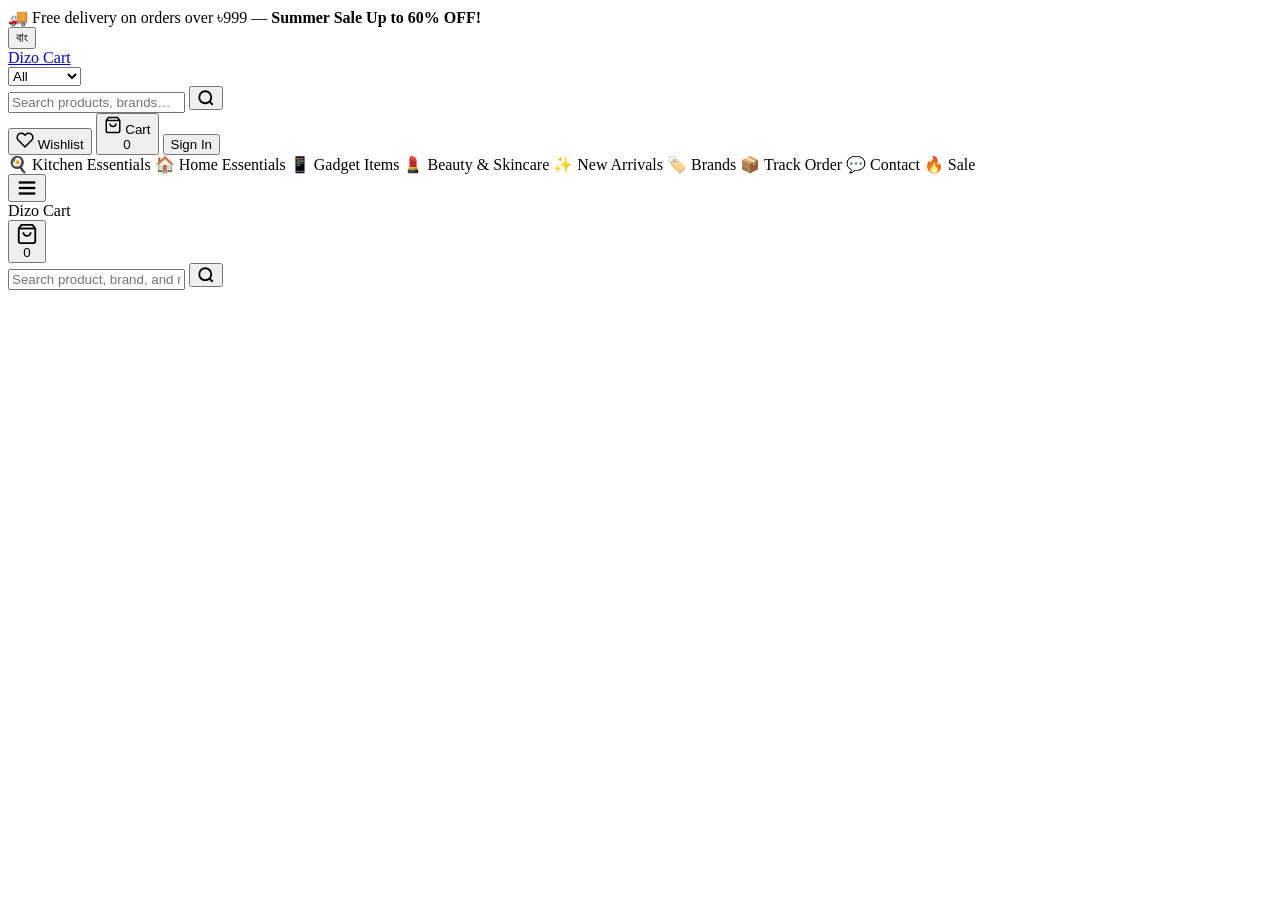
<file: dizo-cart/components/navbar.html>
<!--
  ╔═══════════════════════════════════════════════════════════════╗
  ║  Dizo Cart — Navbar Component                                 ║
  ║  Usage: Include this file's content into any page's <body>   ║
  ║  Both desktop and mobile navbars are included here.          ║
  ╚═══════════════════════════════════════════════════════════════╝
-->

<!-- TOP BAR -->
<div class="top-bar">
  <div class="top-bar-inner">
    <div>🚚 Free delivery on orders over ৳999 — <strong>Summer Sale Up to 60% OFF!</strong></div>
    <div style="display:flex;align-items:center;gap:1.5rem">
      <div class="top-bar-lang">
        <button id="langBtn" onclick="toggleLang()">বাং</button>
      </div>
    </div>
  </div>
</div>

<!-- NAV — DESKTOP -->
<nav class="nav">
  <div class="nav-inner">
    <a href="index.html" class="logo">Dizo <span>Cart</span></a>
    <div class="nav-search-bar" id="navSearchBar">
      <select class="nav-search-cat" id="navSearchCat" onchange="setNavCat(this.value)">
        <option value="all">All</option>
        <option value="kitchen">Kitchen</option>
        <option value="gadgets">Gadgets</option>
        <option value="beauty">Beauty</option>
        <option value="home">Home</option>
      </select>
      <div class="nav-search-divider"></div>
      <input class="nav-search-input" id="navSearchInput" type="text"
        placeholder="Search products, brands…"
        autocomplete="off"
        oninput="navSearchLive(this.value)"
        onkeydown="navSearchKey(event)"
        onfocus="navSearchFocus()"
        onblur="setTimeout(navSearchBlur,150)">
      <button class="nav-search-btn" onclick="navSearchSubmit()">
        <svg viewBox="0 0 24 24" fill="none" stroke="currentColor" stroke-width="2.5" width="18" height="18"><circle cx="11" cy="11" r="8"/><path d="m21 21-4.35-4.35"/></svg>
      </button>
      <div class="nav-search-dropdown" id="navSearchDropdown"></div>
    </div>
    <div class="nav-actions">
      <button class="nav-btn" onclick="openWishlist()">
        <svg viewBox="0 0 24 24" fill="none" stroke="currentColor" stroke-width="2" width="18" height="18"><path d="M20.84 4.61a5.5 5.5 0 0 0-7.78 0L12 5.67l-1.06-1.06a5.5 5.5 0 0 0-7.78 7.78l1.06 1.06L12 21.23l7.78-7.78 1.06-1.06a5.5 5.5 0 0 0 0-7.78z"/></svg>
        <span>Wishlist</span>
      </button>
      <button class="nav-btn cart-badge" onclick="openCart()">
        <svg viewBox="0 0 24 24" fill="none" stroke="currentColor" stroke-width="2" width="18" height="18"><path d="M6 2 3 6v14a2 2 0 0 0 2 2h14a2 2 0 0 0 2-2V6l-3-4z"/><line x1="3" y1="6" x2="21" y2="6"/><path d="M16 10a4 4 0 0 1-8 0"/></svg>
        <span>Cart</span>
        <div class="badge" id="cartCount">0</div>
      </button>
      <button class="btn-primary" onclick="openLoginModal()">Sign In</button>
    </div>
  </div>
</nav>

<!-- DESKTOP CATEGORY NAV BAR -->
<div class="nav-cats">
  <div class="nav-cats-inner">
    <span class="nav-cat-link" onclick="openCategoryPage('kitchen')">🍳 Kitchen Essentials</span>
    <span class="nav-cat-link" onclick="openCategoryPage('home')">🏠 Home Essentials</span>
    <span class="nav-cat-link" onclick="openCategoryPage('gadgets')">📱 Gadget Items</span>
    <span class="nav-cat-link" onclick="openCategoryPage('beauty')">💄 Beauty & Skincare</span>
    <span class="nav-cat-link" onclick="showToast('New Arrivals coming soon!')">✨ New Arrivals</span>
    <span class="nav-cat-link" onclick="showToast('Brands page coming soon!')">🏷️ Brands</span>
    <span class="nav-cat-link" onclick="openTrackOrder()">📦 Track Order</span>
    <span class="nav-cat-link" onclick="openContact()">💬 Contact</span>
    <span class="nav-cat-link sale" onclick="showToast('Flash Sale is live!')">🔥 Sale</span>
  </div>
</div>

<!-- MOBILE NAV -->
<nav class="mobile-nav">
  <div class="mobile-nav-top">
    <button class="mobile-hamburger" onclick="openMobileMenu()" aria-label="Menu">
      <svg viewBox="0 0 24 24" fill="none" stroke="currentColor" stroke-width="2.5" width="22" height="22"><line x1="3" y1="6" x2="21" y2="6"/><line x1="3" y1="12" x2="21" y2="12"/><line x1="3" y1="18" x2="21" y2="18"/></svg>
    </button>
    <div class="mobile-logo">Dizo <span>Cart</span></div>
    <button class="mobile-cart-btn cart-badge" onclick="openCart()" aria-label="Cart">
      <svg viewBox="0 0 24 24" fill="none" stroke="currentColor" stroke-width="2" width="22" height="22"><path d="M6 2 3 6v14a2 2 0 0 0 2 2h14a2 2 0 0 0 2-2V6l-3-4z"/><line x1="3" y1="6" x2="21" y2="6"/><path d="M16 10a4 4 0 0 1-8 0"/></svg>
      <div class="badge" id="mobileCartCount">0</div>
    </button>
  </div>
  <div class="mobile-search-row" style="position:relative">
    <div class="mobile-search-wrap">
      <input type="text" id="mobileSearchInput" placeholder="Search product, brand, and more…"
        oninput="mobileSearchLive(this.value)"
        onkeydown="mobileSearchKey(event)"
        onfocus="mobileSearchFocus()"
        onblur="setTimeout(mobileSearchBlur,300)"
        autocomplete="off">
      <button onclick="mobileSearchSubmit()">
        <svg viewBox="0 0 24 24" fill="none" stroke="currentColor" stroke-width="2.5" width="18" height="18"><circle cx="11" cy="11" r="8"/><path d="m21 21-4.35-4.35"/></svg>
      </button>
    </div>
    <div class="mobile-search-dropdown" id="mobileSearchDropdown"></div>
  </div>
</nav>
</file>
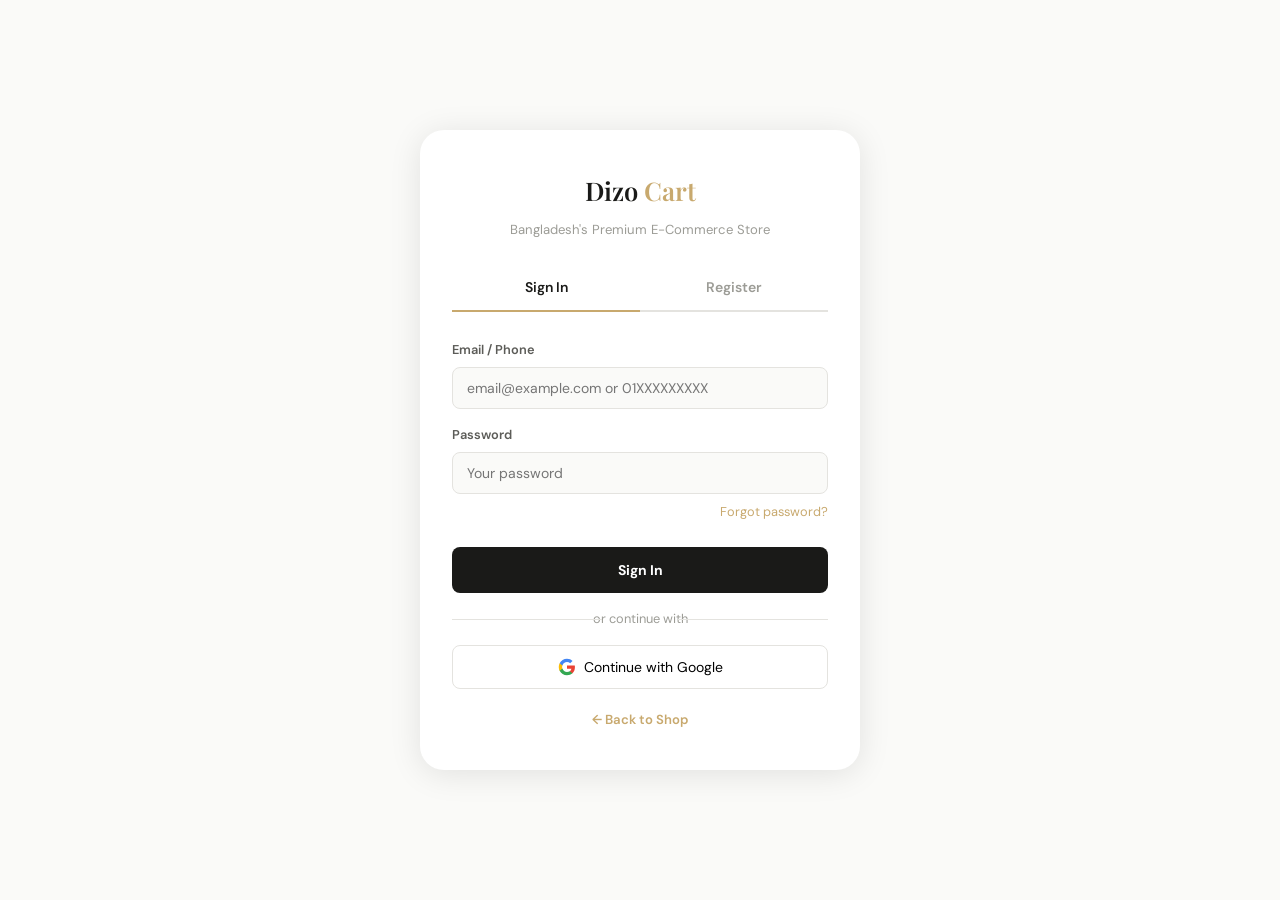
<file: dizo-cart/pages/login.html>
<!DOCTYPE html>
<html lang="en">
<head>
<meta charset="UTF-8">
<meta name="viewport" content="width=device-width, initial-scale=1.0">
<title>Sign In — Dizo Cart</title>
<link href="https://fonts.googleapis.com/css2?family=Playfair+Display:wght@400;500;600&family=DM+Sans:wght@300;400;500;600&display=swap" rel="stylesheet">
<link rel="stylesheet" href="../assets/css/01-variables-base.css">
<link rel="stylesheet" href="../assets/css/07-animations.css">
<link rel="stylesheet" href="../assets/css/08-ui-components.css">
<link rel="stylesheet" href="../assets/css/11-responsive.css">
<style>
  body { min-height:100vh; background:var(--bg); display:flex; align-items:center; justify-content:center; padding:2rem; }
  .auth-card { background:var(--white); border-radius:24px; padding:2.5rem 2rem; max-width:440px; width:100%; box-shadow:var(--shadow2); animation:fadeUp 0.4s ease; }
  .auth-logo { text-align:center; font-family:'Playfair Display',serif; font-size:1.6rem; font-weight:600; margin-bottom:0.5rem; }
  .auth-logo span { color:var(--gold); }
  .auth-tabs { display:flex; border-bottom:2px solid var(--border); margin-bottom:1.75rem; }
  .auth-tab { flex:1; padding:0.75rem; text-align:center; font-size:0.875rem; font-weight:600; cursor:pointer; color:var(--text3); border-bottom:2px solid transparent; margin-bottom:-2px; transition:all 0.2s; }
  .auth-tab.active { color:var(--text); border-bottom-color:var(--gold); }
  .form-group { margin-bottom:1rem; }
  .form-group label { display:block; font-size:0.8rem; font-weight:600; color:var(--text2); margin-bottom:0.4rem; }
  .form-group input { width:100%; padding:0.7rem 0.875rem; border:1.5px solid var(--border); border-radius:var(--r2); font-size:0.875rem; font-family:inherit; background:var(--bg); outline:none; transition:border-color 0.2s; box-sizing:border-box; }
  .form-group input:focus { border-color:var(--gold); }
  .btn-submit { width:100%; padding:0.875rem; background:var(--text); color:#fff; border:none; border-radius:var(--r2); font-size:0.875rem; font-weight:700; cursor:pointer; margin-top:0.5rem; transition:background 0.2s; }
  .btn-submit:hover { background:#333; }
  .auth-divider { text-align:center; font-size:0.8rem; color:var(--text3); margin:1rem 0; position:relative; }
  .auth-divider::before,.auth-divider::after { content:''; position:absolute; top:50%; width:40%; height:1px; background:var(--border); }
  .auth-divider::before { left:0; } .auth-divider::after { right:0; }
  .btn-social { width:100%; padding:0.75rem; border:1.5px solid var(--border); border-radius:var(--r2); background:var(--white); font-size:0.875rem; font-family:inherit; cursor:pointer; transition:background 0.2s; display:flex; align-items:center; justify-content:center; gap:0.5rem; }
  .btn-social:hover { background:var(--bg2); }
  .forgot-link { font-size:0.8rem; color:var(--gold); cursor:pointer; text-align:right; margin-top:-0.5rem; margin-bottom:1rem; display:block; }
  .back-link { text-align:center; margin-top:1.25rem; font-size:0.82rem; color:var(--text3); }
  .back-link a { color:var(--gold); font-weight:600; }
</style>
</head>
<body>
<div class="auth-card">
  <div class="auth-logo">Dizo <span>Cart</span></div>
  <p style="text-align:center;color:var(--text3);font-size:0.82rem;margin-bottom:1.5rem">Bangladesh's Premium E-Commerce Store</p>

  <div class="auth-tabs">
    <div class="auth-tab active" id="tabLogin" onclick="switchTab('login')">Sign In</div>
    <div class="auth-tab" id="tabRegister" onclick="switchTab('register')">Register</div>
  </div>

  <!-- LOGIN FORM -->
  <div id="loginForm">
    <div class="form-group">
      <label>Email / Phone</label>
      <input type="text" placeholder="email@example.com or 01XXXXXXXXX" autocomplete="username">
    </div>
    <div class="form-group">
      <label>Password</label>
      <input type="password" placeholder="Your password" autocomplete="current-password">
    </div>
    <span class="forgot-link">Forgot password?</span>
    <button class="btn-submit" onclick="handleLogin()">Sign In</button>
    <div class="auth-divider">or continue with</div>
    <button class="btn-social" onclick="showMsg('Google login coming soon!')">
      <svg width="18" height="18" viewBox="0 0 24 24"><path fill="#EA4335" d="M22.56 12.25c0-.78-.07-1.53-.2-2.25H12v4.26h5.92c-.26 1.37-1.04 2.53-2.21 3.31v2.77h3.57c2.08-1.92 3.28-4.74 3.28-8.09z"/><path fill="#34A853" d="M12 23c2.97 0 5.46-.98 7.28-2.66l-3.57-2.77c-.98.66-2.23 1.06-3.71 1.06-2.86 0-5.29-1.93-6.16-4.53H2.18v2.84C3.99 20.53 7.7 23 12 23z"/><path fill="#FBBC05" d="M5.84 14.09c-.22-.66-.35-1.36-.35-2.09s.13-1.43.35-2.09V7.07H2.18C1.43 8.55 1 10.22 1 12s.43 3.45 1.18 4.93l2.85-2.22.81-.62z"/><path fill="#4285F4" d="M12 5.38c1.62 0 3.06.56 4.21 1.64l3.15-3.15C17.45 2.09 14.97 1 12 1 7.7 1 3.99 3.47 2.18 7.07l3.66 2.84c.87-2.6 3.3-4.53 6.16-4.53z"/></svg>
      Continue with Google
    </button>
  </div>

  <!-- REGISTER FORM -->
  <div id="registerForm" style="display:none">
    <div style="display:flex;gap:0.75rem">
      <div class="form-group" style="flex:1"><label>First Name</label><input type="text" placeholder="Rahim"></div>
      <div class="form-group" style="flex:1"><label>Last Name</label><input type="text" placeholder="Uddin"></div>
    </div>
    <div class="form-group"><label>Email</label><input type="email" placeholder="email@example.com"></div>
    <div class="form-group"><label>Phone</label><input type="tel" placeholder="01XXXXXXXXX"></div>
    <div class="form-group"><label>Password</label><input type="password" placeholder="Create a password"></div>
    <button class="btn-submit" onclick="handleRegister()">Create Account</button>
  </div>

  <div class="back-link"><a href="../index.html">← Back to Shop</a></div>
</div>

<script>
  function switchTab(tab) {
    document.getElementById('loginForm').style.display = tab === 'login' ? '' : 'none';
    document.getElementById('registerForm').style.display = tab === 'register' ? '' : 'none';
    document.getElementById('tabLogin').classList.toggle('active', tab === 'login');
    document.getElementById('tabRegister').classList.toggle('active', tab === 'register');
  }
  function handleLogin() {
    // TODO: Connect to Firebase/Supabase auth
    alert('🚧 Backend auth coming soon! Connect Firebase or Supabase in /backend/');
  }
  function handleRegister() {
    alert('🚧 Backend auth coming soon! Connect Firebase or Supabase in /backend/');
  }
  function showMsg(msg) { alert(msg); }
</script>
</body>
</html>
</file>
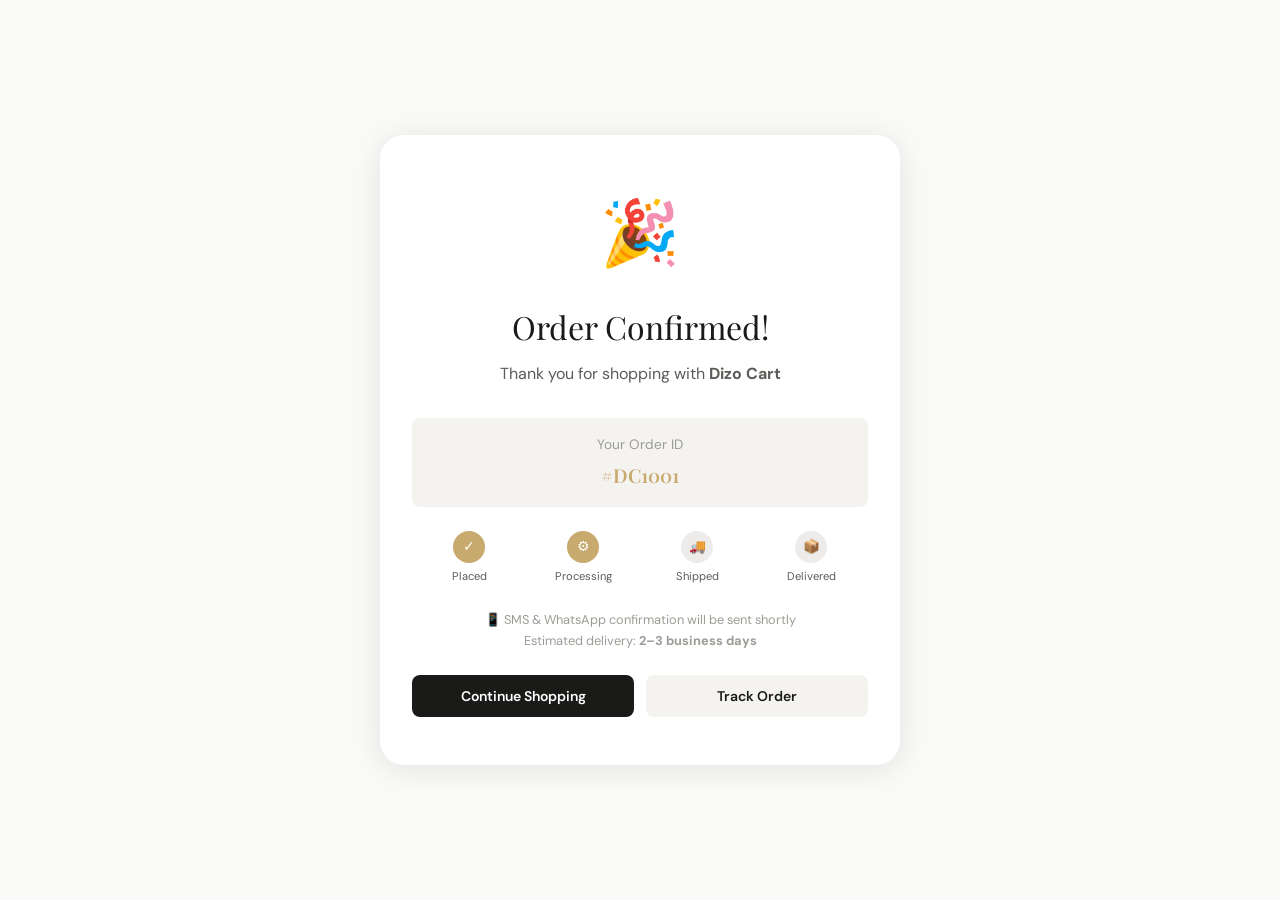
<file: dizo-cart/pages/order-success.html>
<!DOCTYPE html>
<html lang="en">
<head>
<meta charset="UTF-8">
<meta name="viewport" content="width=device-width, initial-scale=1.0">
<title>Order Placed — Dizo Cart</title>
<link href="https://fonts.googleapis.com/css2?family=Playfair+Display:wght@400;500;600&family=DM+Sans:wght@300;400;500;600&display=swap" rel="stylesheet">
<link rel="stylesheet" href="../assets/css/01-variables-base.css">
<link rel="stylesheet" href="../assets/css/02-navbar.css">
<link rel="stylesheet" href="../assets/css/07-animations.css">
<link rel="stylesheet" href="../assets/css/08-ui-components.css">
<link rel="stylesheet" href="../assets/css/11-responsive.css">
<style>
  .success-page { min-height: 100vh; display: flex; align-items: center; justify-content: center; padding: 2rem; background: var(--bg); }
  .success-card { background: var(--white); border-radius: 24px; padding: 3rem 2rem; max-width: 520px; width: 100%; text-align: center; box-shadow: var(--shadow2); animation: fadeUp 0.5s ease; }
  .success-icon { font-size: 4rem; margin-bottom: 1rem; animation: heartPop 0.5s 0.3s ease both; }
  .success-title { font-family: 'Playfair Display', serif; font-size: 2rem; margin-bottom: 0.5rem; }
  .success-sub { color: var(--text2); margin-bottom: 2rem; }
  .order-id-box { background: var(--bg2); border-radius: var(--r2); padding: 1rem; margin-bottom: 1.5rem; font-size: 0.85rem; }
  .order-id-label { color: var(--text3); margin-bottom: 0.25rem; }
  .order-id-val { font-family: 'Playfair Display', serif; font-size: 1.2rem; font-weight: 600; color: var(--gold); }
  .track-steps { display: flex; gap: 0; margin: 1.5rem 0; }
  .ts { flex: 1; text-align: center; }
  .ts-dot { width: 32px; height: 32px; border-radius: 50%; background: var(--gold); color: #fff; display: flex; align-items: center; justify-content: center; margin: 0 auto 0.35rem; font-size: 0.85rem; }
  .ts-dot.pending { background: var(--bg3); color: var(--text3); }
  .ts-label { font-size: 0.7rem; color: var(--text2); }
  .success-actions { display: flex; gap: 0.75rem; flex-wrap: wrap; }
  .success-actions button { flex: 1; padding: 0.75rem; border-radius: var(--r2); font-size: 0.875rem; font-weight: 600; cursor: pointer; border: none; }
  .btn-continue { background: var(--text); color: #fff; }
  .btn-track { background: var(--bg2); color: var(--text); border: 1.5px solid var(--border); }
</style>
</head>
<body>
<div class="success-page">
  <div class="success-card">
    <div class="success-icon">🎉</div>
    <div class="success-title">Order Confirmed!</div>
    <div class="success-sub">Thank you for shopping with <strong>Dizo Cart</strong></div>

    <div class="order-id-box">
      <div class="order-id-label">Your Order ID</div>
      <div class="order-id-val" id="successOrderId">#DC1001</div>
    </div>

    <div class="track-steps">
      <div class="ts"><div class="ts-dot">✓</div><div class="ts-label">Placed</div></div>
      <div class="ts"><div class="ts-dot">⚙</div><div class="ts-label">Processing</div></div>
      <div class="ts"><div class="ts-dot pending">🚚</div><div class="ts-label">Shipped</div></div>
      <div class="ts"><div class="ts-dot pending">📦</div><div class="ts-label">Delivered</div></div>
    </div>

    <p style="font-size:0.8rem;color:var(--text3);margin-bottom:1.5rem">
      📱 SMS & WhatsApp confirmation will be sent shortly<br>
      Estimated delivery: <strong>2–3 business days</strong>
    </p>

    <div class="success-actions">
      <button class="btn-continue" onclick="window.location.href='../index.html'">Continue Shopping</button>
      <button class="btn-track" onclick="window.location.href='../index.html#track'">Track Order</button>
    </div>
  </div>
</div>

<script>
  // Read order ID from URL params or sessionStorage
  const params = new URLSearchParams(window.location.search);
  const orderId = params.get('id') || sessionStorage.getItem('dizo_last_order_id') || '#DC1001';
  document.getElementById('successOrderId').textContent = orderId;
</script>
</body>
</html>
</file>
<file: dizo-cart/assets/css/01-variables-base.css>
/* ======================================================
   Dizo Cart — 01-variables-base.css
   Extracted from dizo_cart_V47.html | Lines 1-22
   DO NOT EDIT manually — auto-generated
====================================================== */

*,*::before,*::after{box-sizing:border-box;margin:0;padding:0}
:root{
--bg:#FAFAF8;--bg2:#F4F3EF;--bg3:#EEECEA;
--text:#1A1A18;--text2:#5C5C58;--text3:#9C9C96;
--accent:#1A1A18;--accent2:#C8A96E;--gold:#C8A96E;
--border:#E4E3DF;--white:#FFFFFF;
--r:12px;--r2:8px;--r3:20px;
--shadow:0 2px 16px rgba(0,0,0,0.06);
--shadow2:0 4px 32px rgba(0,0,0,0.1);
--transition:0.3s cubic-bezier(0.4,0,0.2,1);
--mobile-nav-height:56px;
--mobile-search-height:58px;
--mobile-total-nav:114px;
--tab-bar-height:60px;
}
html{scroll-behavior:smooth;overflow-x:hidden;width:100%}
body{font-family:'DM Sans',sans-serif;background:var(--bg);color:var(--text);overflow-x:hidden;line-height:1.6;width:100%;max-width:100vw;min-height:100vh;min-height:-webkit-fill-available}
h1,h2,h3,h4{font-family:'Playfair Display',serif;font-weight:500;line-height:1.2}
button{cursor:pointer;border:none;background:none;font-family:inherit}
a{text-decoration:none;color:inherit}
img{max-width:100%}
</file>
<file: dizo-cart/assets/css/07-animations.css>
/* ======================================================
   Dizo Cart — 07-animations.css
   Extracted from dizo_cart_V47.html | Lines 374-392
   DO NOT EDIT manually — auto-generated
====================================================== */

@keyframes fadeUp{from{opacity:0;transform:translateY(20px)}to{opacity:1;transform:translateY(0)}}
@keyframes fadeIn{from{opacity:0}to{opacity:1}}
@keyframes float{0%,100%{transform:translateY(0)}50%{transform:translateY(-6px)}}
@keyframes shimmer{0%{background-position:-200% 0}100%{background-position:200% 0}}
@keyframes pulse{0%,100%{opacity:1}50%{opacity:0.5}}
@keyframes reveal{from{opacity:0;transform:translateY(16px)}to{opacity:1;transform:translateY(0)}}
@keyframes slideInRight{from{transform:translateX(100%);opacity:0}to{transform:translateX(0);opacity:1}}
@keyframes heartPop{0%{transform:scale(1)}50%{transform:scale(1.4)}100%{transform:scale(1)}}

.animate-reveal{animation:reveal 0.5s ease both}
.delay-1{animation-delay:0.1s}.delay-2{animation-delay:0.2s}.delay-3{animation-delay:0.3s}.delay-4{animation-delay:0.4s}

/* SKELETON */
.skeleton{background:linear-gradient(90deg,var(--bg2) 25%,var(--bg3) 50%,var(--bg2) 75%);background-size:200% 100%;animation:shimmer 1.5s infinite;border-radius:var(--r2)}

/* TAG */
.tag{display:inline-flex;align-items:center;gap:0.3rem;padding:0.2rem 0.6rem;border-radius:var(--r3);font-size:0.7rem;font-weight:600;border:1px solid}
.tag-gold{background:#FEF9EC;color:#92650A;border-color:#F5D78E}
</file>
<file: dizo-cart/assets/css/08-ui-components.css>
/* ======================================================
   Dizo Cart — 08-ui-components.css
   Extracted from dizo_cart_V47.html | Lines 393-456
   DO NOT EDIT manually — auto-generated
====================================================== */

/* TOAST */
.toast-container{position:fixed;bottom:2rem;right:2rem;z-index:300;display:flex;flex-direction:column;gap:0.5rem}
.toast{background:var(--text);color:var(--white);padding:0.75rem 1.25rem;border-radius:var(--r);font-size:0.875rem;font-weight:500;display:flex;align-items:center;gap:0.5rem;transform:translateX(calc(100% + 2rem));transition:transform 0.35s cubic-bezier(0.4,0,0.2,1);box-shadow:var(--shadow2);max-width:300px}
.toast.show{transform:translateX(0)}

/* WISHLIST */
.wish-active{color:#E24B4A!important}

/* THEME SWITCHER */
.theme-switcher{display:flex;gap:0.4rem;align-items:center}
.theme-dot{width:14px;height:14px;border-radius:50%;cursor:pointer;border:2px solid transparent;transition:all var(--transition)}
.theme-dot:hover,.theme-dot.active{border-color:var(--text);transform:scale(1.2)}

/* LANGUAGE */
.lang-bangla{font-family:'Hind Siliguri',sans-serif}

/* QUICK VIEW MODAL */
.modal-backdrop{position:fixed;inset:0;background:rgba(0,0,0,0.3);z-index:180;display:flex;align-items:center;justify-content:center;opacity:0;pointer-events:none;transition:opacity 0.25s ease;padding:2rem}
.modal-backdrop.open{opacity:1;pointer-events:all}
.modal{background:var(--white);border-radius:24px;max-width:700px;width:100%;max-height:90vh;overflow:auto;transform:translateY(16px);transition:transform 0.3s ease;display:grid;grid-template-columns:1fr 1fr}
.modal-backdrop.open .modal{transform:translateY(0)}
.modal-img{background:var(--bg2);display:flex;align-items:center;justify-content:center;font-size:5rem;border-radius:24px 0 0 24px}
.modal-body{padding:2rem}
.modal-close{position:absolute;top:1rem;right:1rem;width:32px;height:32px;background:var(--bg2);border-radius:50%;display:flex;align-items:center;justify-content:center;font-size:1.1rem;cursor:pointer;transition:all var(--transition)}
.modal-close:hover{background:var(--text);color:var(--white)}
.modal-cat{font-size:0.7rem;font-weight:600;text-transform:uppercase;letter-spacing:0.08em;color:var(--text3);margin-bottom:0.5rem}
.modal-name{font-family:'Playfair Display',serif;font-size:1.5rem;margin-bottom:0.75rem}
.modal-desc{font-size:0.875rem;color:var(--text2);line-height:1.6;margin-bottom:1.25rem}

/* CHECKOUT MODAL */
.checkout-modal{position:fixed;inset:0;background:rgba(0,0,0,0.35);z-index:200;display:flex;align-items:center;justify-content:center;opacity:0;pointer-events:none;transition:opacity 0.25s ease;padding:1rem}
.checkout-modal.open{opacity:1;pointer-events:all}
.checkout-box{background:var(--white);border-radius:24px;max-width:600px;width:100%;max-height:90vh;overflow-y:auto;padding:2.5rem;transform:translateY(16px);transition:transform 0.3s ease;position:relative}
.checkout-modal.open .checkout-box{transform:translateY(0)}
.checkout-step{display:none}
.checkout-step.active{display:block}
.checkout-steps-bar{display:flex;gap:0;margin-bottom:2rem}
.step-indicator{flex:1;text-align:center;font-size:0.72rem;font-weight:600;color:var(--text3);padding-bottom:0.5rem;border-bottom:2px solid var(--border);transition:all var(--transition)}
.step-indicator.active{color:var(--text);border-color:var(--text)}
.step-indicator.done{color:var(--gold);border-color:var(--gold)}
.form-group{margin-bottom:1rem}
.form-group label{display:block;font-size:0.8rem;font-weight:600;margin-bottom:0.4rem;color:var(--text2)}
.form-group input,.form-group select,.form-group textarea{width:100%;padding:0.65rem 0.875rem;border:1.5px solid var(--border);border-radius:var(--r2);font-size:0.875rem;font-family:inherit;outline:none;transition:border-color var(--transition);background:var(--bg)}
.form-group input:focus,.form-group select:focus,.form-group textarea:focus{border-color:var(--text);background:var(--white)}
.form-row{display:grid;grid-template-columns:1fr 1fr;gap:1rem}
.payment-methods{display:flex;flex-direction:column;gap:0.5rem;margin-bottom:1.25rem}
.payment-option{display:flex;align-items:center;gap:0.75rem;padding:0.75rem 1rem;border:1.5px solid var(--border);border-radius:var(--r2);cursor:pointer;transition:all var(--transition);font-size:0.875rem;font-weight:500}
.payment-option:hover{border-color:var(--text)}
.payment-option.selected{border-color:var(--gold);background:#FEF9EC}
.payment-option input{margin:0}
.order-confirm-box{text-align:center;padding:1rem 0}
.order-confirm-icon{font-size:4rem;margin-bottom:1rem;animation:heartPop 0.5s ease}
.order-tracking{display:flex;justify-content:space-between;margin-top:1.5rem;position:relative}
.order-tracking::before{content:'';position:absolute;top:14px;left:10%;right:10%;height:2px;background:var(--border)}
.track-step{display:flex;flex-direction:column;align-items:center;gap:0.4rem;z-index:1}
.track-dot{width:28px;height:28px;border-radius:50%;background:var(--bg2);border:2px solid var(--border);display:flex;align-items:center;justify-content:center;font-size:0.75rem;transition:all var(--transition)}
.track-dot.done{background:var(--gold);border-color:var(--gold);color:var(--white)}
.track-dot.active{background:var(--text);border-color:var(--text);color:var(--white)}
.track-label{font-size:0.65rem;color:var(--text3);font-weight:600}

/* WISHLIST PANEL */
.wishlist-panel{position:fixed;left:0;top:0;bottom:0;width:360px;background:var(--white);border-right:1px solid var(--border);z-index:150;transform:translateX(-100%);transition:transform 0.35s cubic-bezier(0.4,0,0.2,1);display:flex;flex-direction:column}
.wishlist-panel.open{transform:translateX(0)}
</file>
<file: dizo-cart/assets/css/11-responsive.css>
/* ======================================================
   Dizo Cart — 11-responsive.css
   Extracted from dizo_cart_V47.html | Lines 1123-1334
   DO NOT EDIT manually — auto-generated
====================================================== */

@media(max-width:768px){
  .category-page{bottom:60px}
}
.cat-page-topbar{position:sticky;top:0;z-index:10;background:rgba(250,250,248,0.95);backdrop-filter:blur(12px);border-bottom:1px solid var(--border);padding:0 2rem;height:64px;display:flex;align-items:center;gap:1rem}
.cat-page-back{display:flex;align-items:center;gap:0.5rem;font-size:0.85rem;font-weight:600;color:var(--text2);cursor:pointer;padding:0.4rem 0.75rem;border-radius:var(--r2);transition:all var(--transition);border:1.5px solid var(--border);background:var(--white)}
.cat-page-back:hover{background:var(--bg2);color:var(--text)}
.cat-page-breadcrumb{font-size:0.8rem;color:var(--text3);display:flex;align-items:center;gap:0.4rem}
.cat-page-breadcrumb span{color:var(--text)}
.cat-page-hero{background:linear-gradient(135deg,var(--bg3) 0%,var(--bg2) 100%);border-bottom:1px solid var(--border);padding:3rem 2rem;max-width:1280px;margin:0 auto;display:flex;align-items:center;gap:2rem}
.cat-page-hero-icon{font-size:5rem;flex-shrink:0}
.cat-page-hero-content h1{font-size:clamp(1.75rem,4vw,2.75rem);letter-spacing:-0.02em;margin-bottom:0.5rem}
.cat-page-hero-content p{color:var(--text2);font-size:1rem;max-width:500px;line-height:1.6;margin-bottom:1rem}
.cat-page-hero-tags{display:flex;gap:0.5rem;flex-wrap:wrap}
.cat-page-tag{padding:0.3rem 0.75rem;background:var(--white);border:1px solid var(--border);border-radius:var(--r3);font-size:0.75rem;font-weight:600;color:var(--text2);cursor:pointer;transition:all var(--transition)}
.cat-page-tag:hover,.cat-page-tag.active{background:var(--text);color:var(--white);border-color:var(--text)}
.cat-page-body{max-width:1280px;margin:0 auto;padding:2.5rem 2rem}
.cat-page-toolbar{display:flex;align-items:center;justify-content:space-between;margin-bottom:2rem;gap:1rem;flex-wrap:wrap}
.cat-page-count{font-size:0.875rem;color:var(--text2)}
.cat-page-count strong{color:var(--text)}
.cat-page-sort{display:flex;align-items:center;gap:0.75rem}
.cat-page-sort label{font-size:0.8rem;color:var(--text3);font-weight:600}
.cat-page-sort select{padding:0.4rem 0.75rem;border:1.5px solid var(--border);border-radius:var(--r2);font-size:0.8rem;font-family:inherit;outline:none;background:var(--white);cursor:pointer;color:var(--text)}
.cat-page-sort select:focus{border-color:var(--text)}
.cat-page-grid{display:grid;grid-template-columns:repeat(4,1fr);gap:1.5rem}
.cat-page-empty{text-align:center;padding:5rem 1rem;color:var(--text3)}
.cat-page-empty-icon{font-size:4rem;margin-bottom:1rem}
.cat-page-subcats{display:grid;grid-template-columns:repeat(auto-fit,minmax(180px,1fr));gap:1rem;margin-bottom:2.5rem}
.cat-subcat-card{background:var(--white);border:1.5px solid var(--border);border-radius:var(--r);padding:1.25rem;text-align:center;cursor:pointer;transition:all var(--transition)}
.cat-subcat-card:hover{border-color:var(--gold);box-shadow:0 4px 20px rgba(200,169,110,0.15);transform:translateY(-2px)}
.cat-subcat-card .subcat-icon{font-size:2rem;margin-bottom:0.5rem}
.cat-subcat-card .subcat-name{font-size:0.85rem;font-weight:600;color:var(--text)}
.cat-subcat-card .subcat-count{font-size:0.72rem;color:var(--text3);margin-top:0.15rem}

@media(max-width:900px){.cat-page-grid{grid-template-columns:repeat(2,1fr)}.cat-page-hero{flex-direction:column;text-align:center}.cat-page-hero-icon{font-size:4rem}.cat-page-hero-tags{justify-content:center}}
@media(max-width:600px){.cat-page-grid{grid-template-columns:1fr 1fr}.cat-page-topbar{padding:0 1rem}.cat-page-body{padding:1.5rem 1rem}}

/* ======= RESPONSIVE LAYOUT ======= */
@media(max-width:900px){
.categories-grid,.products-grid,.flash-grid,.testimonials-grid{grid-template-columns:repeat(2,1fr)}
.hero{grid-template-columns:1fr;padding-top:80px;gap:2rem;min-height:auto;padding-bottom:3rem}
.hero-visual{display:none}
.footer-top{grid-template-columns:1fr 1fr}
.brands-strip{flex-wrap:wrap;gap:1rem;overflow:visible}
.promo-strip-inner{flex-wrap:wrap;gap:1rem;justify-content:flex-start}
}

/* Top bar pushed below fixed header */
.top-bar{margin-top:104px}
@media(max-width:768px){
  .top-bar{display:none}
}

/* ======= DESKTOP LOCK ======= */
@media(min-width:769px){
.nav{display:block}
.nav-cats{display:block}
.mobile-nav{display:none!important}
.mobile-menu{display:none!important}
.mobile-menu-overlay{display:none!important}
body>.main-site-content>.top-bar{margin-top:104px}
.hero-banner-section{padding-top:0}
}

/* ======= MOBILE — ALL FIXES ======= */
@media(max-width:768px){

/* Core overflow fix */
html, body { overflow-x:hidden!important; width:100%!important; max-width:100vw!important; }
*, *::before, *::after { max-width:100%; }

/* Nav */
.nav{display:none!important}
.nav-cats{display:none!important}
.mobile-nav{display:flex!important;top:0;width:100%}

/* Search dropdown on mobile - fix positioning and width */
.nav-search-dropdown{
  position:fixed!important;
  top:var(--mobile-total-nav)!important;
  left:0!important;
  right:0!important;
  width:100%!important;
  max-width:100vw!important;
  z-index:500!important;
  border-radius:0 0 var(--r) var(--r)!important;
  border-left:none!important;
  border-right:none!important;
  max-height:60vh!important;
  overflow-y:auto!important;
}

/* Banner section below mobile nav: 56px top bar + 58px search row = 114px */
.hero-banner-section{padding-top:114px!important}
.banner-side-panels{display:none!important}
.banner-slider-wrap{border-radius:0;min-height:190px;width:100%}
.banner-slider{min-height:190px}
.banner-headline{font-size:1.4rem;line-height:1.1}
.banner-discount span{font-size:1.8rem}
.banner-emoji-big{font-size:3.5rem}
.banner-slide-content{padding:1rem 0.875rem}
.hero-banner-inner{padding:0;gap:0;width:100%}
.banner-slide-visual{padding:0.75rem 0.875rem}

/* Services strip */
.promo-services-inner{padding:0.625rem 0.875rem;gap:1rem;flex-wrap:nowrap;overflow-x:auto;scrollbar-width:none;-webkit-overflow-scrolling:touch}
.promo-service-sep{display:none}
.promo-service-item{font-size:0.7rem;flex-shrink:0}
.promo-service-icon{font-size:1.1rem}

/* Sections */
.section{padding:1.75rem 0.75rem;width:100%}
.section-header{flex-direction:column;align-items:flex-start;gap:0.5rem}
/* brands-strip mobile handled in the overflow-fix block above */
.promo-strip-inner{flex-wrap:wrap;gap:0.75rem;justify-content:flex-start}
.promo-strip{padding:0.875rem 0.75rem;margin:0}
.newsletter{padding:1.75rem 0.875rem;margin:0 0.75rem;width:calc(100% - 1.5rem)}
.newsletter-form{flex-direction:column}

/* Products - 2 col on mobile */
.categories-grid,.products-grid,.flash-grid,.testimonials-grid{grid-template-columns:1fr 1fr;gap:0.75rem}
.flash-header{flex-direction:column;gap:0.75rem;align-items:flex-start}

/* Product card - always show action buttons on touch */
.product-card-btns{opacity:1!important;transform:none!important}
.product-actions{opacity:1!important;transform:none!important}

/* Product card text scaling */
.product-name{font-size:0.82rem}
.price-current{font-size:0.95rem}
.product-body{padding:0.75rem}

/* Cart/Wishlist drawers */
.cart-drawer,.wishlist-panel{width:100%;max-width:100%}
.cart-drawer{bottom:60px}
.wishlist-panel{bottom:60px}

/* Modals - proper mobile sizing */
.modal-backdrop{padding:0.75rem;align-items:flex-end}
.modal{grid-template-columns:1fr;max-height:88vh;border-radius:20px 20px 0 0}
.modal-img{display:none}
.modal-body{padding:1.5rem}
.checkout-modal{padding:0;align-items:flex-end}
.checkout-box{border-radius:20px 20px 0 0;max-height:92vh;padding:1.5rem 1.25rem 2rem;width:100%;max-width:100%}
.form-row,.admin-form-row{grid-template-columns:1fr}

/* Login/Contact/Track modals */
#loginBox{border-radius:20px 20px 0 0;max-height:90vh;overflow-y:auto;width:100%;max-width:100%}

/* Quick view modal bottom sheet */
#modalContent{border-radius:20px 20px 0 0}

/* Toast - above tab bar */
.toast-container{bottom:calc(60px + 0.75rem);right:0.75rem;left:0.75rem}
.toast{max-width:100%}

/* WhatsApp float - above tab bar */
a[title="WhatsApp Support"]{bottom:calc(60px + 0.75rem)}

/* Footer */
.footer-top{grid-template-columns:1fr}
.footer-bottom{flex-direction:column;gap:0.75rem;text-align:center}
.footer-top{gap:2rem}
footer{padding:2.5rem 1rem calc(60px + 2rem)}

/* Body bottom padding for tab bar */
body{padding-bottom:60px}

/* Top bar */
.top-bar-inner{flex-direction:column;align-items:flex-start;gap:0.2rem;padding:0.4rem 0.875rem}

/* PDP fixes */
.pdp-body{grid-template-columns:1fr;gap:1.5rem;padding:1.25rem 0.875rem}
.pdp-gallery{position:static}
.pdp-topbar{padding:0 0.875rem;height:52px;gap:0.5rem;flex-wrap:nowrap}
.pdp-search-wrap{display:none}
.pdp-breadcrumb{display:none}
.pdp-title{font-size:1.5rem}
.pdp-related{padding:2rem 0.875rem}
.pdp-related-grid{grid-template-columns:1fr 1fr}
.pdp-trust-row{grid-template-columns:1fr 1fr 1fr}
.pdp-cta-btns{grid-template-columns:1fr 1fr}

/* Category page */
.cat-page-topbar{padding:0 0.875rem;height:52px}
.cat-page-body{padding:1.25rem 0.875rem;padding-bottom:calc(60px + 1rem)}
.cat-page-grid{grid-template-columns:1fr 1fr}
.cat-page-hero{padding:1.5rem 0.875rem;flex-direction:column;text-align:center}
.cat-page-hero-icon{font-size:3rem}
.cat-page-hero-tags{justify-content:center}
}

@media(max-width:480px){
.categories-grid,.products-grid,.flash-grid,.testimonials-grid{grid-template-columns:1fr 1fr;gap:0.625rem}
.banner-emoji-big{display:none}
.banner-headline{font-size:1.2rem}
.banner-discount span{font-size:1.6rem}
.flash-grid{grid-template-columns:1fr 1fr}
.section{padding:1.5rem 0.625rem}
.pdp-trust-row{grid-template-columns:1fr 1fr}
.pdp-cta-btns{grid-template-columns:1fr}
.admin-cards{grid-template-columns:1fr 1fr}
.product-body{padding:0.625rem}
.product-name{font-size:0.78rem}
.price-current{font-size:0.875rem}
.cat-card .cat-img{font-size:2rem}
.mobile-logo{font-size:1.05rem}
/* Mobile card buttons — prevent overflow on small screens */
.product-card-btns{gap:0.375rem}
.btn-atc,.btn-buynow{font-size:0.65rem;padding:0.5rem 0.2rem;gap:0.15rem}
.btn-atc svg,.btn-buynow svg{display:none}
}
</file>
<file: dizo-cart/assets/css/02-navbar.css>
/* ======================================================
   Dizo Cart — 02-navbar.css
   Extracted from dizo_cart_V47.html | Lines 23-139
   DO NOT EDIT manually — auto-generated
====================================================== */

/* ======= NAVBAR — DESKTOP (Gadgets-style dark bar) ======= */
.nav{position:fixed;top:0;left:0;right:0;z-index:100;background:#1A1A18;transition:var(--transition)}
.nav-inner{max-width:1280px;margin:0 auto;padding:0 2rem;display:flex;align-items:center;gap:1.5rem;height:64px}
.logo{font-family:'Playfair Display',serif;font-size:1.4rem;font-weight:600;letter-spacing:-0.02em;color:#fff;white-space:nowrap;flex-shrink:0}
.logo span{color:var(--gold)}

/* Desktop search bar — center */
.nav-search-bar{flex:1;max-width:600px;display:flex;align-items:center;border:2px solid var(--gold);border-radius:var(--r2);overflow:visible;background:var(--white);position:relative;transition:border-color var(--transition)}
.nav-search-bar:focus-within{border-color:#fff;box-shadow:0 0 0 3px rgba(200,169,110,0.25)}
.nav-search-cat{padding:0 0.75rem;height:42px;border:none;border-right:1px solid var(--border);background:var(--bg2);font-size:0.78rem;font-family:inherit;color:var(--text2);cursor:pointer;outline:none;font-weight:600;min-width:82px;appearance:none;-webkit-appearance:none;background-image:url("data:image/svg+xml,%3Csvg xmlns='http://www.w3.org/2000/svg' width='12' height='12' viewBox='0 0 24 24' fill='none' stroke='%235C5C58' stroke-width='2.5'%3E%3Cpath d='m6 9 6 6 6-6'/%3E%3C/svg%3E");background-repeat:no-repeat;background-position:right 0.5rem center;padding-right:1.5rem}
.nav-search-cat:focus{outline:none}
.nav-search-divider{width:1px;height:24px;background:var(--border);flex-shrink:0}
.nav-search-input{flex:1;border:none;outline:none;padding:0 0.875rem;font-size:0.875rem;font-family:inherit;color:var(--text);background:transparent;height:42px;min-width:0}
.nav-search-input::placeholder{color:var(--text3)}
.nav-search-btn{width:48px;height:42px;background:var(--gold);border:none;cursor:pointer;display:flex;align-items:center;justify-content:center;color:var(--white);flex-shrink:0;transition:background var(--transition)}
.nav-search-btn:hover{background:#b8963a}

/* Desktop nav-actions right side */
.nav-actions{display:flex;align-items:center;gap:0.5rem;margin-left:auto;flex-shrink:0}
.nav-btn{display:flex;align-items:center;gap:0.375rem;padding:0.45rem 0.75rem;border-radius:var(--r2);font-size:0.8rem;font-weight:500;color:rgba(255,255,255,0.8);transition:all var(--transition)}
.nav-btn:hover{background:rgba(255,255,255,0.12);color:#fff}
.nav-btn svg{width:18px;height:18px}
.cart-badge{position:relative}
.badge{position:absolute;top:-4px;right:-4px;background:var(--gold);color:var(--white);font-size:0.6rem;font-weight:700;width:16px;height:16px;border-radius:50%;display:flex;align-items:center;justify-content:center}
.btn-primary{padding:0.5rem 1.1rem;background:var(--gold);color:var(--white);border-radius:var(--r2);font-size:0.8rem;font-weight:700;transition:all var(--transition);letter-spacing:0.02em;border:none;white-space:nowrap}
.btn-primary:hover{background:#b8963a;transform:translateY(-1px)}

/* Desktop Category Nav bar (below main nav) */
.nav-cats{background:#232320;border-bottom:1px solid rgba(255,255,255,0.08);position:fixed;top:64px;left:0;right:0;z-index:99}
.nav-cats-inner{max-width:1280px;margin:0 auto;padding:0 2rem;display:flex;align-items:center;gap:0;height:40px;overflow-x:auto;scrollbar-width:none}
.nav-cats-inner::-webkit-scrollbar{display:none}
.nav-cat-link{font-size:0.8rem;font-weight:500;color:rgba(255,255,255,0.72);padding:0 1rem;height:40px;display:flex;align-items:center;white-space:nowrap;transition:color var(--transition);border-bottom:2px solid transparent;letter-spacing:0.01em;cursor:pointer}
.nav-cat-link:hover{color:#fff;border-bottom-color:var(--gold)}
.nav-cat-link.sale{color:var(--gold);font-weight:700}
.nav-cat-link.sale:hover{color:#e0c070}

/* Desktop nav-links (hidden — replaced by cat bar) */
.nav-links{display:none}

/* ======= MOBILE NAVBAR ======= */
.mobile-nav{display:none;position:fixed;top:0;left:0;right:0;width:100%;z-index:100;flex-direction:column;background:#1A1A18}
.mobile-nav-top{height:56px;display:flex;align-items:center;justify-content:space-between;padding:0 0.75rem;gap:0.5rem;width:100%}
.mobile-hamburger{width:40px;height:40px;display:flex;align-items:center;justify-content:center;cursor:pointer;border:none;background:transparent;color:#fff;flex-shrink:0;border-radius:8px;transition:background 0.2s}
.mobile-hamburger:hover{background:rgba(255,255,255,0.1)}
.mobile-logo{font-family:'Playfair Display',serif;font-size:1.2rem;font-weight:600;color:#fff;text-align:center;flex:1}
.mobile-logo span{color:var(--gold)}
.mobile-cart-btn{width:40px;height:40px;display:flex;align-items:center;justify-content:center;cursor:pointer;border:none;background:transparent;color:#fff;position:relative;flex-shrink:0;border-radius:8px;transition:background 0.2s}
.mobile-cart-btn:hover{background:rgba(255,255,255,0.1)}
.mobile-cart-btn .badge{top:-2px;right:-2px}
.mobile-search-row{padding:0.5rem 0.75rem 0.625rem;background:#1A1A18;width:100%;box-sizing:border-box}
.mobile-search-wrap{display:flex;align-items:center;background:var(--white);border-radius:var(--r3);overflow:hidden;border:2px solid var(--gold);width:100%}
.mobile-search-wrap:focus-within{border-color:#fff}
.mobile-search-wrap input{flex:1;border:none;outline:none;padding:0.6rem 0.75rem;font-size:0.875rem;font-family:inherit;color:var(--text);background:transparent;height:42px;min-width:0;width:100%}
.mobile-search-wrap input::placeholder{color:var(--text3)}
.mobile-search-wrap button{width:44px;min-width:44px;height:42px;background:var(--gold);border:none;cursor:pointer;display:flex;align-items:center;justify-content:center;color:#fff;transition:background 0.2s;flex-shrink:0}
.mobile-search-wrap button:hover{background:#b8963a}

/* Mobile Search Dropdown */
.mobile-search-dropdown{
  display:none;
  position:absolute;
  top:calc(100% + 2px);
  left:0.75rem;
  right:0.75rem;
  background:var(--white);
  border:1px solid var(--border);
  border-radius:var(--r);
  box-shadow:0 8px 32px rgba(0,0,0,0.18);
  z-index:600;
  overflow:hidden;
  animation:fadeUp 0.15s ease;
  max-height:65vh;
  overflow-y:auto;
  -webkit-overflow-scrolling:touch;
}
.mobile-search-dropdown.open{display:block}
.mobile-search-dropdown .nav-sd-section{padding:0.4rem 0}
.mobile-search-dropdown .nav-sd-label{padding:0.4rem 0.875rem;font-size:0.62rem;font-weight:700;letter-spacing:0.1em;text-transform:uppercase;color:var(--text3);background:var(--bg2);border-bottom:1px solid var(--border)}
.mobile-search-dropdown .nav-sd-item{display:flex;align-items:center;gap:0.625rem;padding:0.65rem 0.875rem;cursor:pointer;transition:background 0.15s;border-bottom:1px solid var(--border)}
.mobile-search-dropdown .nav-sd-item:last-child{border-bottom:none}
.mobile-search-dropdown .nav-sd-item:active{background:var(--bg2)}
.mobile-search-dropdown .nav-sd-emoji{width:38px;height:38px;background:var(--bg2);border-radius:var(--r2);display:flex;align-items:center;justify-content:center;font-size:1.15rem;flex-shrink:0}
.mobile-search-dropdown .nav-sd-info{flex:1;min-width:0}
.mobile-search-dropdown .nav-sd-name{font-size:0.875rem;font-weight:600;color:var(--text);white-space:nowrap;overflow:hidden;text-overflow:ellipsis}
.mobile-search-dropdown .nav-sd-meta{font-size:0.72rem;color:var(--text3);margin-top:0.05rem}
.mobile-search-dropdown .nav-sd-price{font-family:'Playfair Display',serif;font-size:0.95rem;color:var(--gold);font-weight:600;flex-shrink:0}
.mobile-search-dropdown .nav-sd-tag{display:flex;align-items:center;gap:0.625rem;padding:0.6rem 0.875rem;cursor:pointer;transition:background 0.15s;font-size:0.875rem;color:var(--text2);border-bottom:1px solid var(--border)}
.mobile-search-dropdown .nav-sd-tag:last-child{border-bottom:none}
.mobile-search-dropdown .nav-sd-tag:active{background:var(--bg2)}
.mobile-search-dropdown .nav-sd-tag svg{color:var(--text3);flex-shrink:0}
.mobile-search-dropdown .nav-sd-divider{height:1px;background:var(--border)}
.mobile-search-dropdown .nav-sd-no-results{padding:1.5rem 1rem;text-align:center;color:var(--text3);font-size:0.875rem}
.mobile-search-dropdown .nav-sd-footer{display:flex;align-items:center;gap:0.5rem;padding:0.7rem 0.875rem;cursor:pointer;font-size:0.875rem;font-weight:600;color:var(--gold);background:var(--bg2);border-top:1px solid var(--border)}

/* Mobile slide-out menu */
.mobile-menu{position:fixed;top:0;left:0;bottom:0;width:280px;background:#1A1A18;z-index:200;transform:translateX(-100%);transition:transform 0.35s cubic-bezier(0.4,0,0.2,1);display:flex;flex-direction:column;overflow-y:auto}
.mobile-menu.open{transform:translateX(0)}
.mobile-menu-overlay{position:fixed;inset:0;background:rgba(0,0,0,0.5);z-index:190;opacity:0;pointer-events:none;transition:opacity 0.3s}
.mobile-menu-overlay.open{opacity:1;pointer-events:all}
.mobile-menu-header{padding:1.25rem 1.25rem 1rem;border-bottom:1px solid rgba(255,255,255,0.1);display:flex;align-items:center;justify-content:space-between}
.mobile-menu-logo{font-family:'Playfair Display',serif;font-size:1.3rem;font-weight:600;color:#fff}
.mobile-menu-logo span{color:var(--gold)}
.mobile-menu-close{width:34px;height:34px;background:rgba(255,255,255,0.1);border:none;border-radius:50%;color:#fff;cursor:pointer;display:flex;align-items:center;justify-content:center;font-size:1.1rem;transition:background 0.2s}
.mobile-menu-close:hover{background:rgba(255,255,255,0.2)}
.mobile-menu-section{padding:0.75rem 0}
.mobile-menu-section-title{padding:0.35rem 1.25rem;font-size:0.65rem;font-weight:700;letter-spacing:0.1em;text-transform:uppercase;color:rgba(255,255,255,0.35)}
.mobile-menu-link{display:flex;align-items:center;gap:0.75rem;padding:0.7rem 1.25rem;color:rgba(255,255,255,0.8);font-size:0.875rem;font-weight:500;cursor:pointer;transition:background 0.15s,color 0.15s;border:none;background:transparent;width:100%;text-align:left}
.mobile-menu-link:hover{background:rgba(255,255,255,0.08);color:#fff}
.mobile-menu-link .menu-icon{width:32px;height:32px;background:rgba(255,255,255,0.08);border-radius:8px;display:flex;align-items:center;justify-content:center;font-size:1rem;flex-shrink:0}
.mobile-menu-link.sale-link{color:var(--gold)}
.mobile-menu-divider{height:1px;background:rgba(255,255,255,0.08);margin:0.25rem 0}
.mobile-menu-bottom{margin-top:auto;padding:1rem 1.25rem;border-top:1px solid rgba(255,255,255,0.1)}
.mobile-menu-bottom-btn{width:100%;padding:0.75rem;background:var(--gold);color:#fff;border:none;border-radius:var(--r2);font-size:0.875rem;font-weight:700;cursor:pointer;transition:background 0.2s;margin-bottom:0.5rem}
.mobile-menu-bottom-btn:hover{background:#b8963a}
.mobile-menu-bottom-btn.outline{background:transparent;border:1.5px solid rgba(255,255,255,0.25);color:rgba(255,255,255,0.7)}
.mobile-menu-bottom-btn.outline:hover{background:rgba(255,255,255,0.1);color:#fff}
</file>
